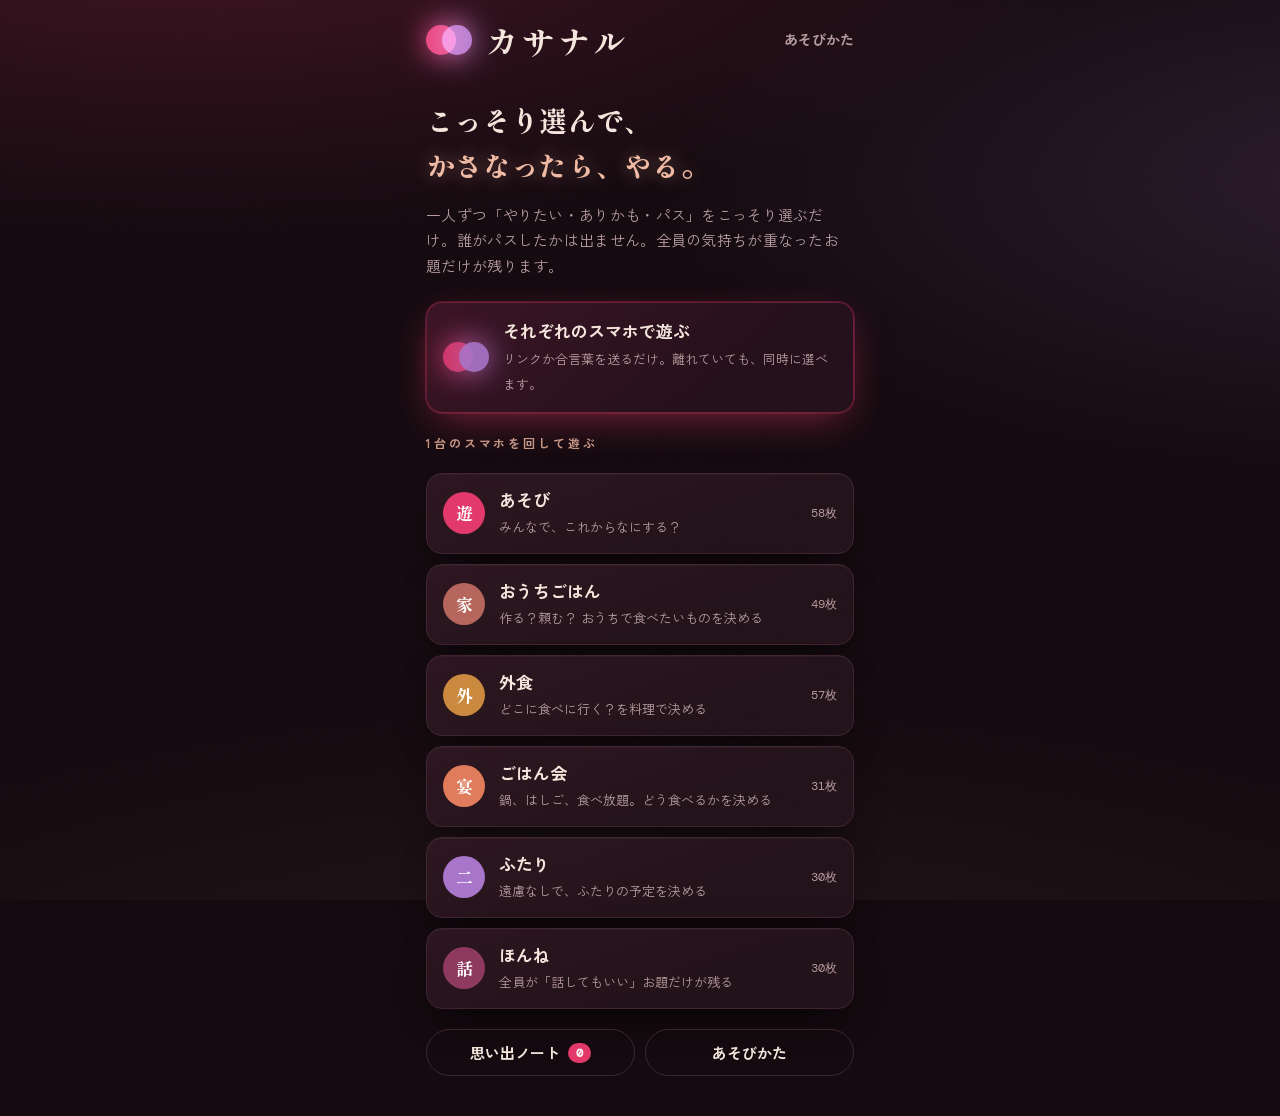
<file: index.html>
<!doctype html>
<html lang="ja">
<head>
<meta charset="utf-8">
<meta name="viewport" content="width=device-width, initial-scale=1, viewport-fit=cover">
<title>カサナル</title>
<meta name="description" content="こっそり選んで、かさなったら、やる。みんなの「これからやること」が決まるパーティーゲーム。">
<meta name="theme-color" content="#140A0F">
<meta property="og:title" content="カサナル">
<meta property="og:description" content="こっそり選んで、かさなったら、やる。リンクを開くだけで一緒に遊べます。">
<link rel="icon" href="data:image/svg+xml,%3Csvg xmlns='http://www.w3.org/2000/svg' viewBox='0 0 46 30'%3E%3Ccircle cx='15' cy='15' r='15' fill='%23E2386A'/%3E%3Ccircle cx='31' cy='15' r='15' fill='%23A774C9' fill-opacity='.85'/%3E%3C/svg%3E">
<link rel="preconnect" href="https://fonts.googleapis.com">
<link rel="preconnect" href="https://fonts.gstatic.com" crossorigin>
<link rel="stylesheet" href="https://fonts.googleapis.com/css2?family=Shippori+Mincho+B1:wght@800&family=Zen+Kaku+Gothic+New:wght@400;700&family=DM+Mono:wght@500&display=swap">
<style>
[hidden]{display:none!important}
:root{padding-top:env(safe-area-inset-top,0px);padding-bottom:env(safe-area-inset-bottom,0px)}
body{margin:0}
</style>
<link rel="stylesheet" href="style.css">
</head>
<body>
<div id="app"></div>
<div class="toast" id="toast" hidden></div>
<script src="vendor/peerjs.min.js"></script>
<script src="cards.js"></script>
<script src="net.js"></script>
<script src="app.js"></script>
</body>
</html>
</file>
<file: style.css>
/* Layout: one narrow phone-first column under low lamplight; a single velvet card sits center stage, two glowing inks overlap behind whatever "matched". */
/* Deliberately one look: a late-night room. Wine-black ground, rouge and orchid light, champagne for what everyone wants. */
:root{
  --paper:#140A0F; --card:#221219; --card-2:#2C1620; --ink:#F4E6DC; --muted:#B59A9C; --line:#3E2530;
  --pink:#E2386A; --blue:#A774C9; --both:#F0B9A2; --ok:#E3B566; --warn:#E07A5A;
  --rouge:linear-gradient(135deg,#C21F55 0%,#E2386A 55%,#F06A6A 100%);
  --glow:0 0 0 1px rgba(226,56,106,.25),0 12px 40px -10px rgba(226,56,106,.55);
  --blend:screen; --shadow:0 1px 0 rgba(255,220,220,.04) inset,0 18px 40px -18px rgba(0,0,0,.85);
  --f-display:"Shippori Mincho B1","Hiragino Mincho ProN","Yu Mincho",serif;
  --f-body:"Zen Kaku Gothic New","Hiragino Kaku Gothic ProN","Yu Gothic","Meiryo",sans-serif;
  --f-mono:"DM Mono",ui-monospace,"SFMono-Regular",Menlo,monospace;
  color-scheme:dark;
}

html,body{height:100%}
body{background:var(--paper);color:var(--ink);font-family:var(--f-body);font-size:15px;line-height:1.7;-webkit-tap-highlight-color:transparent}
#app{max-width:460px;margin:0 auto;padding:20px 16px 40px;min-height:100%;box-sizing:border-box;display:flex;flex-direction:column;gap:20px}
button,input,textarea{font:inherit;color:inherit}
button{cursor:pointer}
:focus-visible{outline:3px solid var(--blue);outline-offset:2px;border-radius:6px}
h1,h2,h3{margin:0;text-wrap:balance;font-weight:400}
p{margin:0}
.display{font-family:var(--f-display);letter-spacing:.02em}
.mono{font-family:var(--f-mono);font-variant-numeric:tabular-nums}
.muted{color:var(--muted)}
.small{font-size:13px}
.label{font-size:12px;letter-spacing:.12em;color:var(--muted);font-weight:700}

/* top bar */
.bar{display:flex;align-items:center;justify-content:space-between;gap:12px;min-height:40px}
.link{background:none;border:0;padding:6px 0;color:var(--muted);font-weight:700;font-size:14px}
.link:hover{color:var(--ink)}

/* logo */
.logo{display:flex;align-items:center;gap:14px}
.dots{position:relative;width:46px;height:30px;flex:none}
.dots i{position:absolute;top:0;width:30px;height:30px;border-radius:50%;mix-blend-mode:var(--blend)}
.dots i:first-child{left:0;background:var(--pink)}
.dots i:last-child{left:16px;background:var(--blue)}
.logo h1{font-family:var(--f-display);font-size:30px;line-height:1}

.hero{display:flex;flex-direction:column;gap:14px;padding-block:18px 4px}
.hero .catch{font-family:var(--f-display);font-size:26px;line-height:1.45}
.hero .catch em{font-style:normal;background:linear-gradient(transparent 62%,color-mix(in srgb,var(--pink) 35%,transparent) 62%)}

/* mode list */
.modes{display:grid;gap:10px}
.mode{display:grid;grid-template-columns:auto 1fr auto;align-items:center;gap:14px;text-align:left;background:var(--card);border:1px solid var(--line);border-radius:16px;padding:14px 16px;box-shadow:var(--shadow);transition:transform .15s}
.mode:hover{transform:translateY(-2px)}
.mode .mk{width:42px;height:42px;border-radius:50%;display:grid;place-items:center;font-family:var(--f-display);font-size:17px;color:#fff}
.mode .t{font-weight:700;font-size:17px;line-height:1.3}
.mode .s{font-size:13px;color:var(--muted);line-height:1.5}
.mode .n{font-size:12px;color:var(--muted)}
.mk.asobi{background:var(--pink)} .mk.gohan{background:var(--warn)} .mk.tabetai{background:#C9883E} .mk.uchi{background:#B5645A} .mk.futari{background:var(--blue)} .mk.honne{background:var(--both)}

.foot{display:flex;gap:10px;flex-wrap:wrap}
.chipbtn{flex:1 1 140px;background:transparent;border:1.5px solid var(--line);border-radius:999px;padding:10px 14px;font-weight:700;display:flex;justify-content:center;align-items:center;gap:8px}
.chipbtn:hover{border-color:var(--ink)}
.count{font-family:var(--f-mono);font-size:12px;background:var(--ink);color:var(--paper);border-radius:999px;padding:0 8px}

/* forms */
.sec{display:flex;flex-direction:column;gap:10px}
.players{display:grid;gap:8px}
.prow{display:flex;gap:8px;align-items:center}
.prow .no{width:26px;height:26px;border-radius:50%;display:grid;place-items:center;font-family:var(--f-mono);font-size:12px;background:var(--line);flex:none}
.prow input{flex:1;min-width:0;background:var(--card);border:1px solid var(--line);border-radius:10px;padding:10px 12px}
.prow input:focus{border-color:var(--blue);outline:none}
.x{width:36px;height:36px;border-radius:50%;border:0;background:transparent;color:var(--muted);font-size:20px;flex:none}
.x:hover{background:var(--line);color:var(--ink)}
.add{align-self:flex-start;background:none;border:1.5px dashed var(--line);border-radius:10px;padding:8px 14px;font-weight:700;color:var(--muted)}
.add:hover{color:var(--ink);border-color:var(--ink)}
.seg{display:flex;background:var(--card);border:1px solid var(--line);border-radius:12px;padding:4px;gap:4px}
.seg button{flex:1;border:0;background:transparent;border-radius:9px;padding:8px 4px;font-weight:700;font-size:14px;color:var(--muted);line-height:1.3}
.seg button small{display:block;font-weight:400;font-size:11px}
.seg button[aria-pressed="true"]{background:var(--ink);color:var(--paper)}
textarea{width:100%;box-sizing:border-box;min-height:96px;background:var(--card);border:1px solid var(--line);border-radius:10px;padding:10px 12px;resize:vertical}
details summary{cursor:pointer;font-weight:700}
details[open] summary{margin-bottom:8px}

.primary{border:0;border-radius:999px;background:var(--ink);color:var(--paper);font-weight:700;font-size:17px;padding:15px 20px;width:100%;box-shadow:var(--shadow)}
.primary:hover{filter:brightness(1.15)}
.ghost{border:1.5px solid var(--line);border-radius:999px;background:transparent;font-weight:700;padding:12px 18px;width:100%}
.ghost:hover{border-color:var(--ink)}
.row2{display:flex;gap:10px}
.row2>*{flex:1}

/* handoff */
.hand{flex:1;display:flex;flex-direction:column;justify-content:center;align-items:center;text-align:center;gap:18px;padding-block:30px}
.hand .who{font-family:var(--f-display);font-size:38px;line-height:1.3;word-break:break-all}
.hand .big-dots{position:relative;width:120px;height:80px}
.hand .big-dots i{position:absolute;top:0;width:80px;height:80px;border-radius:50%;mix-blend-mode:var(--blend);animation:breathe 2.4s ease-in-out infinite}
.hand .big-dots i:first-child{left:0;background:var(--pink)}
.hand .big-dots i:last-child{left:40px;background:var(--blue);animation-delay:-1.2s}
@keyframes breathe{50%{transform:translateX(var(--d,6px))}}
.hand .big-dots i:first-child{--d:-6px}

/* judge */
.who-chip{display:inline-flex;align-items:center;gap:8px;font-weight:700}
.who-chip i{width:10px;height:10px;border-radius:50%;background:var(--pink)}
.prog{height:4px;background:var(--line);border-radius:4px;overflow:hidden}
.prog b{display:block;height:100%;background:var(--ink);transition:width .25s}
.stage{position:relative;flex:1;min-height:340px;display:grid;place-items:center;touch-action:none}
.card{position:relative;width:100%;max-width:340px;aspect-ratio:3/4;max-height:420px;background:var(--card);border:1px solid var(--line);border-radius:22px;box-shadow:var(--shadow);display:flex;flex-direction:column;justify-content:space-between;padding:22px;box-sizing:border-box;user-select:none;-webkit-user-select:none;transition:transform .2s ease,opacity .2s ease;overflow:hidden}
.card.drag{transition:none}
.card .deck{display:flex;justify-content:space-between;align-items:center;font-size:12px;color:var(--muted);font-weight:700;letter-spacing:.08em}
.card .txt{font-family:var(--f-display);font-size:clamp(22px,6.6vw,28px);line-height:1.55;text-wrap:balance;word-break:auto-phrase}
.card .tags{display:flex;gap:6px;flex-wrap:wrap}
.tag{font-size:12px;border:1px solid var(--line);border-radius:999px;padding:1px 10px;color:var(--muted)}
.tag.mine{border-color:var(--pink);color:var(--pink)}
.stamp{position:absolute;top:22px;padding:4px 12px;border:3px solid;border-radius:10px;font-family:var(--f-display);font-size:20px;opacity:0;transform:rotate(-8deg);pointer-events:none}
.stamp.y{right:18px;color:var(--ok)} .stamp.n{left:18px;color:var(--muted);transform:rotate(8deg)} .stamp.m{left:50%;top:auto;bottom:70px;transform:translateX(-50%);color:var(--blue)}
.card.fly-r{transform:translateX(130%) rotate(16deg);opacity:0}
.card.fly-l{transform:translateX(-130%) rotate(-16deg);opacity:0}
.card.fly-u{transform:translateY(-120%);opacity:0}
.votes{display:grid;grid-template-columns:1fr 1fr 1fr;gap:10px}
.vbtn{border-radius:18px;border:1.5px solid var(--line);background:var(--card);padding:12px 4px;font-weight:700;display:flex;flex-direction:column;align-items:center;gap:2px;line-height:1.3}
.vbtn small{font-weight:400;font-size:11px;color:var(--muted)}
.vbtn .ic{font-family:var(--f-display);font-size:22px}
.vbtn.no .ic{color:var(--muted)} .vbtn.maybe .ic{color:var(--blue)} .vbtn.yes .ic{color:var(--ok)}
.vbtn:hover{border-color:var(--ink)}
.vbtn.yes{border-color:var(--ok)}
.underline{display:flex;justify-content:space-between;align-items:center;gap:10px}

/* reveal */
.reveal{flex:1;display:flex;flex-direction:column;justify-content:center;align-items:center;gap:26px;min-height:60vh}
.merge{position:relative;width:200px;height:120px}
.merge i{position:absolute;top:10px;left:50%;width:100px;height:100px;margin-left:-50px;border-radius:50%;mix-blend-mode:var(--blend);animation:merge 1.5s cubic-bezier(.5,0,.2,1) forwards}
.merge i:nth-child(1){background:var(--pink);--from:-120px}
.merge i:nth-child(2){background:var(--blue);--from:120px}
.merge i:nth-child(3){background:var(--warn);--from:0;--fy:-80px;opacity:.85}
@keyframes merge{from{transform:translate(var(--from),var(--fy,0)) scale(.6)}to{transform:translate(0,0) scale(1)}}
.seeno{font-family:var(--f-display);font-size:34px}

/* result */
.hit{position:relative;padding-block:26px 6px;display:flex;flex-direction:column;align-items:center;text-align:center;gap:16px}
.hit .orbs{position:absolute;inset:0;display:flex;justify-content:center;pointer-events:none}
.hit .orbs i{position:absolute;top:0;width:190px;height:190px;border-radius:50%;mix-blend-mode:var(--blend);opacity:.22}
.hit .orbs i:first-child{transform:translateX(-55px);background:var(--pink)}
.hit .orbs i:last-child{transform:translateX(55px);background:var(--blue)}
.hit .kicker{position:relative;font-family:var(--f-display);font-size:16px;color:var(--both)}
.hit .card{position:relative;aspect-ratio:auto;min-height:220px;text-align:left}
.hit .card .txt{font-size:clamp(24px,7vw,30px)}
.meter{display:flex;gap:4px;align-items:center}
.meter span{width:14px;height:14px;border-radius:50%;border:1.5px solid var(--line)}
.meter span.y{background:var(--ok);border-color:var(--ok)}
.meter span.m{background:color-mix(in srgb,var(--blue) 45%,transparent);border-color:var(--blue)}
.meter span.n{background:transparent;border-style:dashed}
.note{font-size:13px;color:var(--muted);text-align:center}
.stats{display:grid;grid-template-columns:1fr 1fr;gap:10px}
.stat{background:var(--card);border:1px solid var(--line);border-radius:14px;padding:12px 14px;min-width:0}
.stat .v{font-family:var(--f-mono);font-size:26px;line-height:1.2}
.stat .k{font-size:12px;color:var(--muted)}
.stat .d{font-size:13px;line-height:1.5;margin-top:4px;overflow-wrap:anywhere}
.list{display:flex;flex-direction:column;border-top:1px solid var(--line)}
.li{display:grid;grid-template-columns:1fr auto;gap:10px;align-items:center;padding:12px 2px;border-bottom:1px solid var(--line)}
.li .t{min-width:0;overflow-wrap:anywhere;line-height:1.5}
.li button.pick{border:0;background:none;color:var(--blue);font-weight:700;font-size:13px;padding:4px 0}
.empty{text-align:center;padding:30px 10px;color:var(--muted);display:flex;flex-direction:column;gap:12px;align-items:center}

/* notebook */
.entry{background:var(--card);border:1px solid var(--line);border-radius:16px;padding:14px 16px;display:flex;flex-direction:column;gap:8px}
.entry .top{display:flex;justify-content:space-between;align-items:center;gap:8px;font-size:12px;color:var(--muted)}
.entry .c{font-family:var(--f-display);font-size:19px;line-height:1.5;overflow-wrap:anywhere}
.entry .m{font-size:13px;color:var(--muted);overflow-wrap:anywhere}
.entry .memo{font-size:14px;border-left:3px solid var(--line);padding-left:10px;overflow-wrap:anywhere;white-space:pre-wrap}
.entry .acts{display:flex;gap:8px;flex-wrap:wrap}
.pill{border:1.5px solid var(--line);background:transparent;border-radius:999px;padding:4px 12px;font-size:13px;font-weight:700}
.pill.done{background:var(--ok);border-color:var(--ok);color:var(--card)}
.pill.danger{color:var(--warn)}
.pill.danger.arm{background:var(--warn);border-color:var(--warn);color:var(--card)}

.steps{display:flex;flex-direction:column;gap:14px;counter-reset:s;margin:0;padding:0;list-style:none}
.steps li{display:grid;grid-template-columns:34px 1fr;gap:12px;counter-increment:s}
.steps li::before{content:counter(s);width:30px;height:30px;border-radius:50%;background:var(--ink);color:var(--paper);display:grid;place-items:center;font-family:var(--f-mono);font-size:13px}
.steps b{display:block}

.toast{position:fixed;left:50%;bottom:calc(24px + env(safe-area-inset-bottom,0px));transform:translateX(-50%);background:var(--ink);color:var(--paper);padding:10px 18px;border-radius:999px;font-weight:700;font-size:14px;z-index:9;transition:opacity .2s}
.screen-in{animation:in .25s ease}
@keyframes in{from{opacity:.0;transform:translateY(6px)}}
@media (prefers-reduced-motion: reduce){*{animation:none!important;transition:none!important}}

/* online */
.online-btn{display:grid;grid-template-columns:auto 1fr;gap:14px;align-items:center;text-align:left;background:var(--ink);color:var(--paper);border:0;border-radius:16px;padding:16px;box-shadow:var(--shadow)}
.online-btn .t{font-weight:700;font-size:17px;line-height:1.3}
.online-btn .s{font-size:13px;opacity:.75;line-height:1.5}
.online-btn .dots i{mix-blend-mode:normal;opacity:.9}
.field{display:flex;flex-direction:column;gap:6px}
.field input{background:var(--card);border:1px solid var(--line);border-radius:10px;padding:12px;font-size:16px}
.field input:focus{border-color:var(--blue);outline:none}
.code-input{font-family:var(--f-mono);letter-spacing:.3em;text-transform:uppercase;text-align:center;font-size:22px!important}
.or{display:flex;align-items:center;gap:10px;color:var(--muted);font-size:12px}
.or::before,.or::after{content:"";flex:1;height:1px;background:var(--line)}
.room{background:var(--card);border:1px solid var(--line);border-radius:18px;padding:18px;display:flex;flex-direction:column;gap:12px;align-items:center;text-align:center}
.room .code{font-family:var(--f-mono);font-size:40px;letter-spacing:.18em;line-height:1.1}
.room .share{display:flex;gap:8px;width:100%;flex-wrap:wrap}
.room .share>*{flex:1 1 120px}
.url{font-family:var(--f-mono);font-size:12px;color:var(--muted);overflow-wrap:anywhere;user-select:all}
.plist{display:flex;flex-direction:column;gap:8px}
.pitem{display:grid;grid-template-columns:auto 1fr auto;gap:10px;align-items:center;background:var(--card);border:1px solid var(--line);border-radius:12px;padding:10px 12px}
.pitem .av{width:28px;height:28px;border-radius:50%;display:grid;place-items:center;color:#fff;font-weight:700;font-size:13px}
.pitem .nm{min-width:0;overflow-wrap:anywhere;font-weight:700}
.pitem .st{font-size:12px;color:var(--muted)}
.pitem .st.ok{color:var(--ok);font-weight:700}
.pbar{grid-column:1/-1;height:4px;background:var(--line);border-radius:4px;overflow:hidden}
.pbar b{display:block;height:100%;background:var(--blue);transition:width .25s}
.pbar b.full{background:var(--ok)}
.waitline{font-size:13px;color:var(--muted);text-align:center;min-height:1.7em}
.status{display:flex;align-items:center;justify-content:center;gap:8px;font-size:13px;color:var(--muted)}
.status i{width:8px;height:8px;border-radius:50%;background:var(--ok)}
.status i.off{background:var(--warn)}
.err{color:var(--warn);font-size:14px;text-align:center}
.primary[disabled]{opacity:.4;cursor:not-allowed;filter:none}
.seg.small button{padding:6px 2px;font-size:13px}

/* ───── nocturne：夜の部屋の質感 ───── */
body{background:
  radial-gradient(120% 60% at 15% -10%,rgba(226,56,106,.22),transparent 60%),
  radial-gradient(90% 50% at 110% 20%,rgba(167,116,201,.16),transparent 65%),
  radial-gradient(140% 70% at 50% 120%,rgba(240,185,162,.08),transparent 60%),
  var(--paper);background-attachment:fixed;letter-spacing:.02em}
body::after{content:"";position:fixed;inset:0;pointer-events:none;z-index:8;opacity:.07;mix-blend-mode:overlay;
  background-image:url("data:image/svg+xml,%3Csvg xmlns='http://www.w3.org/2000/svg' width='160' height='160'%3E%3Cfilter id='n'%3E%3CfeTurbulence type='fractalNoise' baseFrequency='.9' numOctaves='2' stitchTiles='stitch'/%3E%3C/filter%3E%3Crect width='100%25' height='100%25' filter='url(%23n)'/%3E%3C/svg%3E")}
::selection{background:var(--pink);color:var(--ink)}

.display,.logo h1,.hero .catch,.hand .who,.card .txt,.seeno,.hit .kicker,.entry .c,.stamp,.vbtn .ic,.mode .mk{font-weight:800}
.logo h1{font-size:32px;letter-spacing:.12em}
.hero .catch{font-size:28px;line-height:1.6}
.hero .catch em{background:none;color:var(--both);text-shadow:0 0 18px rgba(240,185,162,.45)}
.label{color:var(--both);opacity:.8;letter-spacing:.24em}

.dots i,.hand .big-dots i,.merge i,.hit .orbs i{filter:blur(.5px);box-shadow:0 0 30px currentColor}
.dots i:first-child,.hand .big-dots i:first-child{color:var(--pink)}
.dots i:last-child,.hand .big-dots i:last-child{color:var(--blue)}
.hand .big-dots i{animation-duration:4.8s;filter:blur(2px)}
.hit .orbs i{opacity:.35;filter:blur(28px)}

.card,.mode,.entry,.stat,.room,.pitem{background:linear-gradient(160deg,var(--card-2),var(--card) 70%);border-color:var(--line)}
.card{border-radius:26px;box-shadow:var(--shadow),0 0 0 1px rgba(240,185,162,.08) inset}
.card::before{content:"";position:absolute;inset:8px;border:1px solid rgba(240,185,162,.16);border-radius:20px;pointer-events:none}
.card .txt{letter-spacing:.04em;line-height:1.7}
.card .deck{color:var(--both);opacity:.75;letter-spacing:.2em}

.primary{background:var(--rouge);color:#FFF4F0;box-shadow:var(--glow);letter-spacing:.12em}
.primary:hover{filter:brightness(1.1)}
.ghost,.chipbtn,.add,.pill{border-color:var(--line)}
.ghost:hover,.chipbtn:hover{border-color:var(--both);color:var(--both)}
.online-btn{background:linear-gradient(140deg,#3A1424,#24101A 70%);color:var(--ink);border:1px solid rgba(226,56,106,.35);box-shadow:var(--glow)}
.online-btn .s{color:var(--muted);opacity:1}
.mode:hover{transform:translateY(-2px);box-shadow:var(--glow)}
.mk.asobi{background:var(--pink)} .mk.gohan{background:var(--warn)} .mk.tabetai{background:#C9883E} .mk.uchi{background:#B5645A} .mk.futari{background:var(--blue)} .mk.honne{background:#8E3A5E}
.seg{background:rgba(0,0,0,.25)}
.seg button[aria-pressed="true"]{background:var(--rouge);color:#FFF4F0;box-shadow:0 6px 18px -8px rgba(226,56,106,.8)}
.count,.steps li::before{background:var(--pink);color:#FFF4F0}
.toast{background:var(--card-2);color:var(--ink);border:1px solid rgba(226,56,106,.4);box-shadow:var(--glow)}
.prog b{background:var(--rouge)}
.who-chip i{box-shadow:0 0 10px var(--pink)}
.vbtn{background:linear-gradient(160deg,var(--card-2),var(--card));border-color:var(--line)}
.vbtn.yes{border-color:rgba(227,181,102,.6);box-shadow:0 0 22px -8px rgba(227,181,102,.7)}
.vbtn:hover{border-color:var(--both)}
.stamp{border-width:2px}
.meter span.y{box-shadow:0 0 8px rgba(227,181,102,.6)}
.hit .kicker{color:var(--both);font-size:18px;letter-spacing:.08em;text-shadow:0 0 20px rgba(240,185,162,.5)}
.seeno{letter-spacing:.2em;text-shadow:0 0 24px rgba(226,56,106,.6)}
.pill.done{color:#1A0D12}
.pill.danger.arm{color:#FFF4F0}
.field input,.prow input,textarea{background:rgba(0,0,0,.28);border-color:var(--line)}
.field input:focus,.prow input:focus{border-color:var(--pink);box-shadow:0 0 0 3px rgba(226,56,106,.2)}
:focus-visible{outline-color:var(--both)}

.seg.small{display:grid;grid-template-columns:repeat(3,1fr)}

/* Googleマップへのリンク */
.maplink{display:flex;align-items:center;justify-content:center;gap:8px;text-decoration:none;color:var(--both);border:1.5px solid rgba(240,185,162,.35);border-radius:999px;padding:12px 16px;font-weight:700;font-size:14px;text-align:center;line-height:1.4}
.maplink:hover{border-color:var(--both);box-shadow:0 0 22px -8px rgba(240,185,162,.7)}
.pin{width:10px;height:10px;flex:none;border-radius:50% 50% 50% 0;transform:rotate(-45deg);background:var(--pink);box-shadow:0 0 10px var(--pink)}
.picks{display:flex;gap:14px;align-items:center}
a.pick{color:var(--both);font-weight:700;font-size:13px;text-decoration:none}
a.pill{text-decoration:none;color:var(--both);display:inline-flex;align-items:center}
</file>
